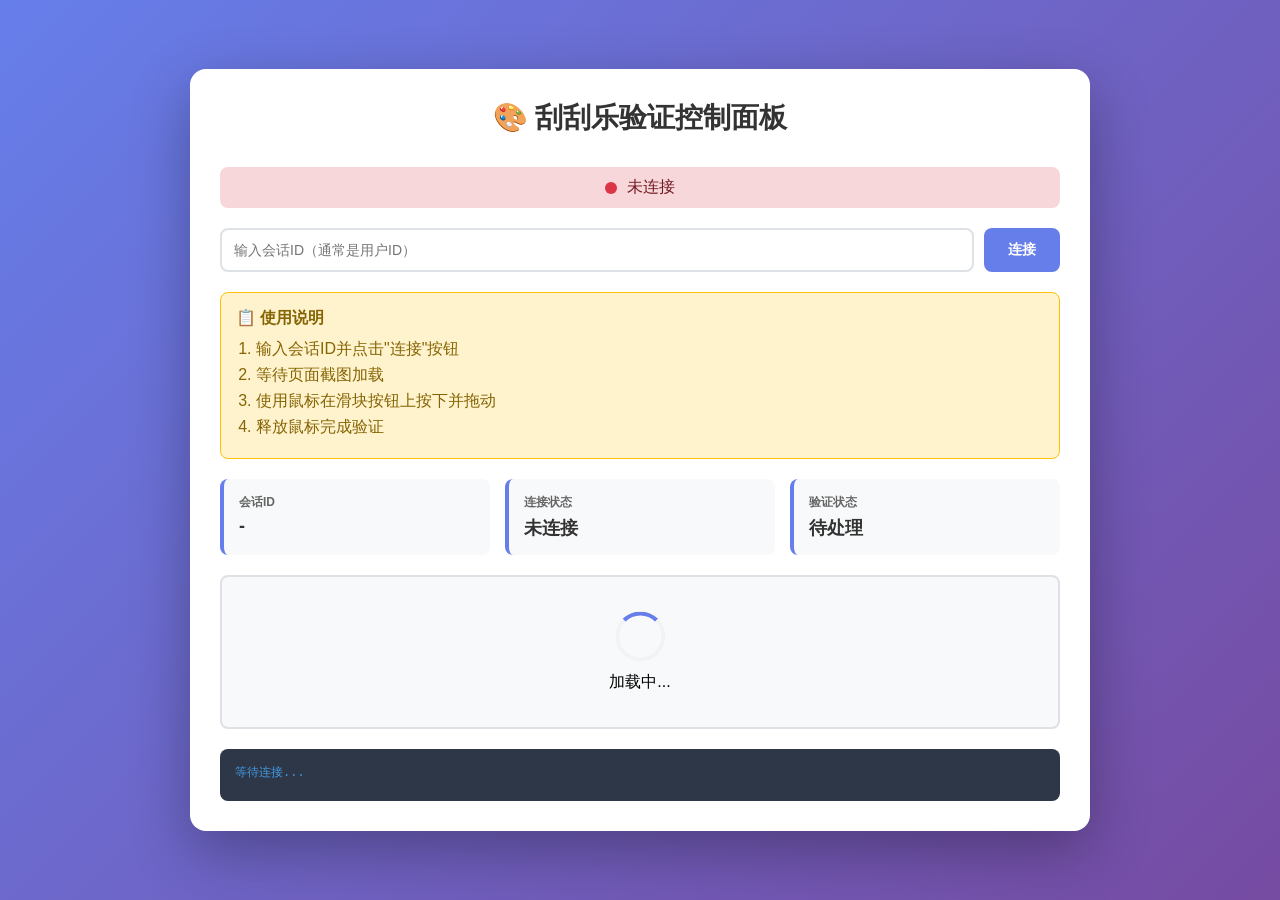
<file: captcha_control.html>
<!DOCTYPE html>
<html lang="zh-CN">
<head>
    <meta charset="UTF-8">
    <meta name="viewport" content="width=device-width, initial-scale=1.0">
    <title>刮刮乐验证控制面板</title>
    <style>
        * {
            margin: 0;
            padding: 0;
            box-sizing: border-box;
        }

        body {
            font-family: -apple-system, BlinkMacSystemFont, "Segoe UI", Roboto, "Helvetica Neue", Arial, sans-serif;
            background: linear-gradient(135deg, #667eea 0%, #764ba2 100%);
            min-height: 100vh;
            display: flex;
            justify-content: center;
            align-items: center;
            padding: 20px;
        }

        .container {
            background: white;
            border-radius: 16px;
            box-shadow: 0 20px 60px rgba(0, 0, 0, 0.3);
            padding: 30px;
            max-width: 900px;
            width: 100%;
        }

        .header {
            text-align: center;
            margin-bottom: 30px;
        }

        .header h1 {
            color: #333;
            font-size: 28px;
            margin-bottom: 10px;
        }

        .status {
            display: flex;
            align-items: center;
            justify-content: center;
            gap: 10px;
            padding: 10px;
            border-radius: 8px;
            margin-bottom: 20px;
        }

        .status.connected {
            background: #d4edda;
            color: #155724;
        }

        .status.disconnected {
            background: #f8d7da;
            color: #721c24;
        }

        .status.completed {
            background: #d1ecf1;
            color: #0c5460;
        }

        .status-indicator {
            width: 12px;
            height: 12px;
            border-radius: 50%;
            animation: pulse 2s infinite;
        }

        .status.connected .status-indicator {
            background: #28a745;
        }

        .status.disconnected .status-indicator {
            background: #dc3545;
        }

        .status.completed .status-indicator {
            background: #17a2b8;
        }

        @keyframes pulse {
            0%, 100% { opacity: 1; }
            50% { opacity: 0.5; }
        }

        .canvas-container {
            position: relative;
            background: #f8f9fa;
            border: 2px solid #dee2e6;
            border-radius: 8px;
            overflow: hidden;
            margin-bottom: 20px;
            max-height: 600px;
            display: flex;
            justify-content: center;
            align-items: center;
        }

        #captchaCanvas {
            max-width: 100%;
            display: block;
            cursor: crosshair;
        }

        .loading {
            position: absolute;
            top: 50%;
            left: 50%;
            transform: translate(-50%, -50%);
            text-align: center;
        }

        .spinner {
            border: 4px solid #f3f3f3;
            border-top: 4px solid #667eea;
            border-radius: 50%;
            width: 50px;
            height: 50px;
            animation: spin 1s linear infinite;
            margin: 0 auto 10px;
        }

        @keyframes spin {
            0% { transform: rotate(0deg); }
            100% { transform: rotate(360deg); }
        }

        .info-panel {
            display: grid;
            grid-template-columns: repeat(auto-fit, minmax(200px, 1fr));
            gap: 15px;
            margin-bottom: 20px;
        }

        .info-card {
            background: #f8f9fa;
            padding: 15px;
            border-radius: 8px;
            border-left: 4px solid #667eea;
        }

        .info-card h3 {
            color: #666;
            font-size: 12px;
            text-transform: uppercase;
            margin-bottom: 5px;
        }

        .info-card p {
            color: #333;
            font-size: 18px;
            font-weight: bold;
        }

        .instructions {
            background: #fff3cd;
            border: 1px solid #ffc107;
            border-radius: 8px;
            padding: 15px;
            margin-bottom: 20px;
        }

        .instructions h3 {
            color: #856404;
            margin-bottom: 10px;
            font-size: 16px;
        }

        .instructions ol {
            margin-left: 20px;
            color: #856404;
        }

        .instructions li {
            margin-bottom: 5px;
        }

        .session-input {
            display: flex;
            gap: 10px;
            margin-bottom: 20px;
        }

        .session-input input {
            flex: 1;
            padding: 12px;
            border: 2px solid #dee2e6;
            border-radius: 8px;
            font-size: 14px;
        }

        .session-input button {
            padding: 12px 24px;
            background: #667eea;
            color: white;
            border: none;
            border-radius: 8px;
            font-size: 14px;
            font-weight: bold;
            cursor: pointer;
            transition: background 0.3s;
        }

        .session-input button:hover {
            background: #5568d3;
        }

        .session-input button:disabled {
            background: #ccc;
            cursor: not-allowed;
        }

        .log {
            background: #2d3748;
            color: #a0aec0;
            border-radius: 8px;
            padding: 15px;
            max-height: 200px;
            overflow-y: auto;
            font-family: 'Courier New', monospace;
            font-size: 12px;
        }

        .log-entry {
            margin-bottom: 5px;
        }

        .log-entry.success {
            color: #48bb78;
        }

        .log-entry.error {
            color: #f56565;
        }

        .log-entry.info {
            color: #4299e1;
        }
    </style>
</head>
<body>
    <div class="container">
        <div class="header">
            <h1>🎨 刮刮乐验证控制面板</h1>
        </div>

        <div id="status" class="status disconnected">
            <div class="status-indicator"></div>
            <span id="statusText">未连接</span>
        </div>

        <div class="session-input">
            <input type="text" id="sessionIdInput" placeholder="输入会话ID（通常是用户ID）" />
            <button id="connectBtn" onclick="connectSession()">连接</button>
        </div>

        <div class="instructions">
            <h3>📋 使用说明</h3>
            <ol>
                <li>输入会话ID并点击"连接"按钮</li>
                <li>等待页面截图加载</li>
                <li>使用鼠标在滑块按钮上按下并拖动</li>
                <li>释放鼠标完成验证</li>
            </ol>
        </div>

        <div class="info-panel">
            <div class="info-card">
                <h3>会话ID</h3>
                <p id="sessionIdDisplay">-</p>
            </div>
            <div class="info-card">
                <h3>连接状态</h3>
                <p id="connectionStatus">未连接</p>
            </div>
            <div class="info-card">
                <h3>验证状态</h3>
                <p id="verificationStatus">待处理</p>
            </div>
        </div>

        <div class="canvas-container" id="canvasContainer">
            <div class="loading" id="loading">
                <div class="spinner"></div>
                <p>加载中...</p>
            </div>
            <canvas id="captchaCanvas"></canvas>
        </div>

        <div class="log" id="log">
            <div class="log-entry info">等待连接...</div>
        </div>
    </div>

    <script>
        let ws = null;
        let currentSessionId = null;
        let canvas = null;
        let ctx = null;
        let isMouseDown = false;
        let lastMoveTime = 0;
        let moveThrottle = 5; // 节流：每10ms最多发送一次（极致流畅）
        let captchaOffset = {x: 0, y: 0}; // 滑块区域在页面中的偏移量

        // 初始化
        document.addEventListener('DOMContentLoaded', () => {
            canvas = document.getElementById('captchaCanvas');
            ctx = canvas.getContext('2d');

            // 检查是否为嵌入模式（从URL参数或iframe检测）
            const urlParams = new URLSearchParams(window.location.search);
            const isEmbed = urlParams.get('embed') === '1' || window.self !== window.top;
            
            if (isEmbed) {
                // 隐藏不必要的元素
                document.querySelector('.header').style.display = 'none';
                document.querySelector('.session-input').style.display = 'none';
                document.querySelector('.instructions').style.display = 'none';
                document.querySelector('.info-panel').style.display = 'none';
                document.querySelector('.log').style.display = 'none';
                document.getElementById('status').style.display = 'none';
                
                // 调整容器样式
                document.querySelector('.container').style.padding = '0';
                document.querySelector('.container').style.boxShadow = 'none';
                document.querySelector('.container').style.background = 'transparent';
                document.body.style.padding = '0';
            }

            // 检查是否有预设的会话ID
            if (window.INITIAL_SESSION_ID) {
                document.getElementById('sessionIdInput').value = window.INITIAL_SESSION_ID;
                connectSession();
            }

            // 鼠标事件
            canvas.addEventListener('mousedown', handleMouseDown);
            canvas.addEventListener('mousemove', handleMouseMove);
            canvas.addEventListener('mouseup', handleMouseUp);
            canvas.addEventListener('mouseleave', handleMouseUp);
        });

        function log(message, type = 'info') {
            const logEl = document.getElementById('log');
            const entry = document.createElement('div');
            entry.className = `log-entry ${type}`;
            const timestamp = new Date().toLocaleTimeString();
            entry.textContent = `[${timestamp}] ${message}`;
            logEl.appendChild(entry);
            logEl.scrollTop = logEl.scrollHeight;
        }

        function updateStatus(status, text) {
            const statusEl = document.getElementById('status');
            const statusTextEl = document.getElementById('statusText');
            
            statusEl.className = `status ${status}`;
            statusTextEl.textContent = text;
            
            document.getElementById('connectionStatus').textContent = text;
        }

        async function connectSession() {
            const sessionId = document.getElementById('sessionIdInput').value.trim();
            
            if (!sessionId) {
                alert('请输入会话ID');
                return;
            }

            currentSessionId = sessionId;
            document.getElementById('sessionIdDisplay').textContent = sessionId;
            document.getElementById('connectBtn').disabled = true;

            log(`正在连接会话: ${sessionId}`, 'info');

            try {
                // 建立 WebSocket 连接
                const wsUrl = `ws://${window.location.host}/api/captcha/ws/${sessionId}`;
                log(`WebSocket URL: ${wsUrl}`, 'info');
                
                ws = new WebSocket(wsUrl);

                ws.onopen = () => {
                    log('WebSocket 连接成功', 'success');
                    updateStatus('connected', '已连接');
                };

                ws.onmessage = async (event) => {
                    const data = JSON.parse(event.data);
                    handleWebSocketMessage(data);
                };

                ws.onerror = (error) => {
                    log(`WebSocket 错误: ${error}`, 'error');
                    updateStatus('disconnected', '连接错误');
                    document.getElementById('connectBtn').disabled = false;
                };

                ws.onclose = () => {
                    log('WebSocket 连接关闭', 'info');
                    updateStatus('disconnected', '连接已关闭');
                    document.getElementById('connectBtn').disabled = false;
                };

            } catch (error) {
                log(`连接失败: ${error}`, 'error');
                updateStatus('disconnected', '连接失败');
                document.getElementById('connectBtn').disabled = false;
            }
        }

        function handleWebSocketMessage(data) {
            const type = data.type;

            if (type === 'session_info') {
                log('收到会话信息', 'success');
                
                // 保存验证码容器偏移量
                if (data.captcha_info && data.captcha_info.x !== undefined) {
                    captchaOffset.x = Math.max(0, data.captcha_info.x - 10);
                    captchaOffset.y = Math.max(0, data.captcha_info.y - 10);
                    log(`验证码容器偏移: (${captchaOffset.x}, ${captchaOffset.y})`, 'info');
                    log(`容器大小: ${data.captcha_info.width}x${data.captcha_info.height}`, 'info');
                }
                
                displayScreenshot(data.screenshot);
            }

            else if (type === 'screenshot_update') {
                displayScreenshot(data.screenshot);
                
                // 如果是在等待验证结果时收到截图更新，说明验证失败
                const currentStatus = document.getElementById('verificationStatus').textContent;
                if (currentStatus === '验证中...') {
                    log('⚠️ 验证未通过，请重试', 'error');
                    document.getElementById('verificationStatus').textContent = '待处理';
                }
            }

            else if (type === 'completed') {
                log('✅ 验证成功！', 'success');
                updateStatus('completed', '验证成功');
                document.getElementById('verificationStatus').textContent = '已完成';
                
                // 显示成功提示
                setTimeout(() => {
                    alert('✅ 验证成功！页面即将关闭...');
                    if (ws) {
                        ws.close();
                    }
                }, 500);
            }

            else if (type === 'error') {
                log(`错误: ${data.message}`, 'error');
            }
        }

        function displayScreenshot(base64Image) {
            const img = new Image();
            img.onload = () => {
                // 调整 canvas 大小（只在必要时调整）
                if (canvas.width !== img.width || canvas.height !== img.height) {
                    canvas.width = img.width;
                    canvas.height = img.height;
                }
                
                // 使用 imageSmoothingEnabled 优化渲染
                ctx.imageSmoothingEnabled = true;
                ctx.imageSmoothingQuality = 'low'; // 低质量平滑，提升性能
                
                // 绘制图片
                ctx.drawImage(img, 0, 0);
                
                // 隐藏加载提示
                document.getElementById('loading').style.display = 'none';
                canvas.style.display = 'block';
            };
            // 使用 JPEG 格式（后端已改为 JPEG）
            img.src = `data:image/jpeg;base64,${base64Image}`;
        }

        function handleMouseDown(event) {
            if (!ws || ws.readyState !== WebSocket.OPEN) {
                return;
            }

            isMouseDown = true;
            const coords = getMouseCoords(event);
            
            log(`鼠标按下: (${coords.x}, ${coords.y})`, 'info');
            
            ws.send(JSON.stringify({
                type: 'mouse_event',
                event_type: 'down',
                x: coords.x,
                y: coords.y
            }));
        }

        function handleMouseMove(event) {
            if (!ws || ws.readyState !== WebSocket.OPEN || !isMouseDown) {
                return;
            }

            // 节流：限制发送频率，避免卡顿
            const now = Date.now();
            if (now - lastMoveTime < moveThrottle) {
                return; // 跳过这次事件
            }
            lastMoveTime = now;

            const coords = getMouseCoords(event);
            
            ws.send(JSON.stringify({
                type: 'mouse_event',
                event_type: 'move',
                x: coords.x,
                y: coords.y
            }));
        }

        function handleMouseUp(event) {
            if (!ws || ws.readyState !== WebSocket.OPEN || !isMouseDown) {
                return;
            }

            isMouseDown = false;
            const coords = getMouseCoords(event);
            
            log(`鼠标释放: (${coords.x}, ${coords.y})`, 'info');
            log(`等待验证结果...`, 'info');
            
            // 更新状态显示
            document.getElementById('verificationStatus').textContent = '验证中...';
            
            ws.send(JSON.stringify({
                type: 'mouse_event',
                event_type: 'up',
                x: coords.x,
                y: coords.y
            }));
        }

        function getMouseCoords(event) {
            const rect = canvas.getBoundingClientRect();
            const scaleX = canvas.width / rect.width;
            const scaleY = canvas.height / rect.height;
            
            // 计算canvas上的坐标
            const canvasX = Math.round((event.clientX - rect.left) * scaleX);
            const canvasY = Math.round((event.clientY - rect.top) * scaleY);
            
            // 转换为页面上的实际坐标（加上偏移量）
            return {
                x: canvasX + captchaOffset.x,
                y: canvasY + captchaOffset.y
            };
        }
    </script>
</body>
</html>
</file>
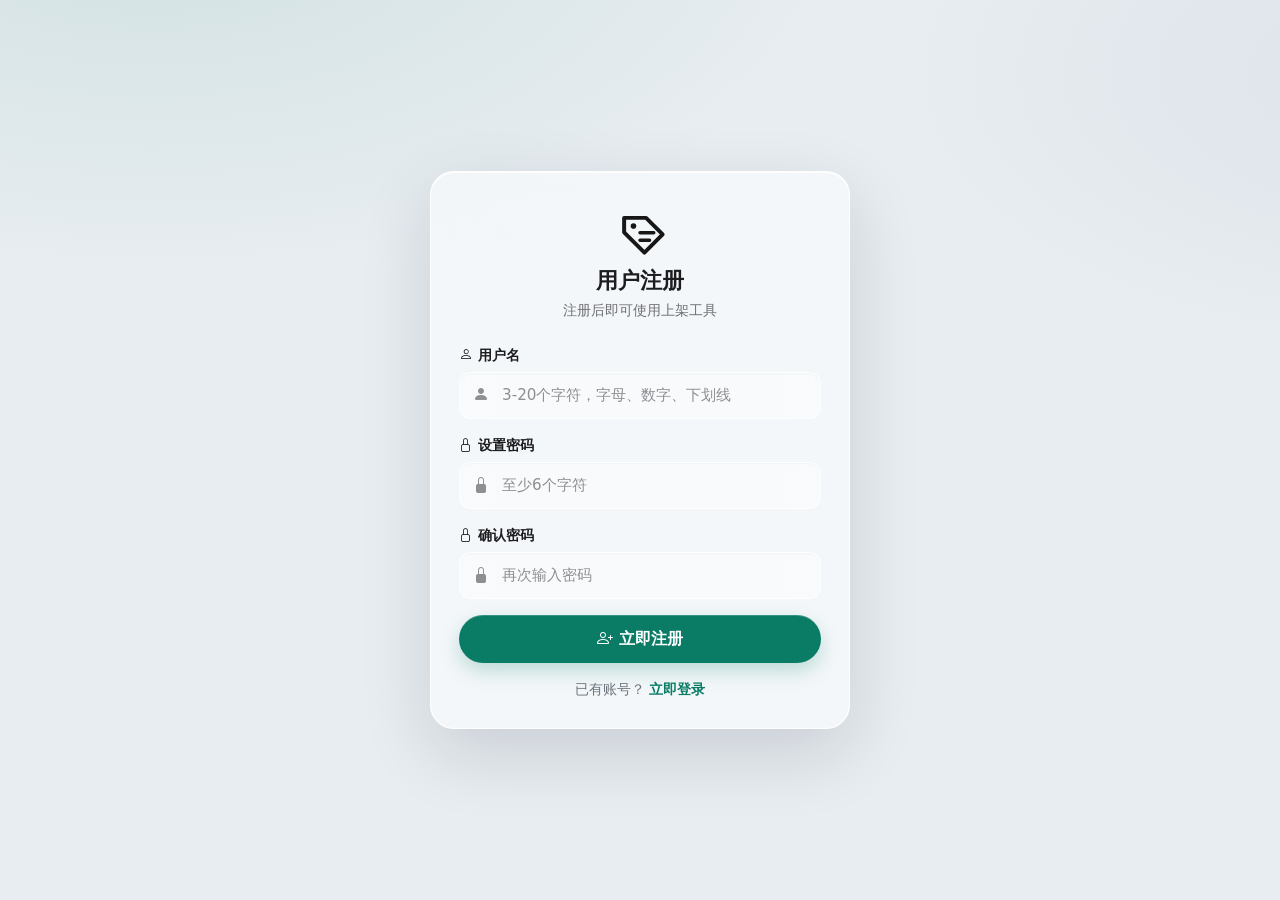
<file: static/register.html>
<!DOCTYPE html>
<html lang="zh-CN">
<head>
  <meta charset="UTF-8">
  <meta name="viewport" content="width=device-width, initial-scale=1.0">
  <title>注册 - SHANGJIA TOOL</title>
  <link rel="icon" type="image/svg+xml" href="/static/shangjia-mark.svg">
  <link rel="stylesheet" href="/static/lib/bootstrap/bootstrap.min.css">
  <link rel="stylesheet" href="/static/lib/bootstrap-icons/bootstrap-icons.css">
    <script>
    (function () {
      try {
        var m = localStorage.getItem('darkMode');
        var dark = m === 'dark' || (m === 'auto' && window.matchMedia('(prefers-color-scheme: dark)').matches);
        if (dark) document.documentElement.setAttribute('data-theme', 'dark');
      } catch (e) {}
    })();
  </script>
    <style>
    * { box-sizing: border-box; }
    html, body { margin: 0; padding: 0; height: 100%; overflow: hidden; font-family: 'Segoe UI', system-ui, -apple-system, sans-serif; }
    body {
      background:
        radial-gradient(1200px 620px at 12% -10%, rgba(10, 124, 102, 0.10), transparent 60%),
        radial-gradient(1000px 520px at 112% 8%, rgba(148, 163, 184, 0.14), transparent 55%),
        #e8edf1;
      display: flex; align-items: center; justify-content: center;
    }
    .register-card {
      background: rgba(255, 255, 255, 0.55);
      border: 1px solid rgba(255, 255, 255, 0.85);
      border-radius: 24px;
      box-shadow: 0 24px 70px rgba(15, 23, 42, 0.14), inset 0 1px rgba(255, 255, 255, 0.95);
      -webkit-backdrop-filter: blur(28px) saturate(1.5);
      backdrop-filter: blur(28px) saturate(1.5);
      width: 100%; max-width: 420px; max-height: 95vh;
      overflow-y: auto; overflow-x: hidden; margin: 16px;
    }
    .register-header { padding: 30px 28px 4px; text-align: center; }
    .register-header img { width: 56px; height: 56px; margin-bottom: 10px; }
    .register-header h2 { margin: 0; font-size: 1.35rem; font-weight: 700; color: #1d1d1f; letter-spacing: 0.01em; }
    .register-header p { margin: 6px 0 0; color: #6e6e73; font-size: 0.85rem; }
    .register-body { padding: 20px 28px 28px; }
    .form-group { margin-bottom: 16px; }
    .form-group label { display: block; margin-bottom: 7px; font-weight: 600; font-size: 0.85rem; color: #1d1d1f; }
    .input-wrap { position: relative; }
    .input-wrap i { position: absolute; left: 14px; top: 50%; transform: translateY(-50%); color: #8e8e93; z-index: 5; }
    .input-wrap input {
      width: 100%; padding: 11px 14px 11px 42px;
      background: rgba(255, 255, 255, 0.42);
      border: 1px solid rgba(255, 255, 255, 0.82);
      border-radius: 12px;
      color: #1d1d1f;
      font-size: 0.95rem;
      box-shadow: inset 0 1px 2px rgba(15, 23, 42, 0.04);
      outline: none;
      transition: border-color 0.18s ease, box-shadow 0.18s ease, background 0.18s ease;
    }
    .input-wrap input::placeholder { color: #8e8e93; }
    .input-wrap input:focus { border-color: #0a7c66; background: rgba(255, 255, 255, 0.68); box-shadow: 0 0 0 4px rgba(10, 124, 102, 0.14); }
    .btn-register {
      width: 100%; padding: 12px; border: none; border-radius: 999px;
      background: #0a7c66; color: #fff; font-size: 1rem; font-weight: 600; cursor: pointer;
      box-shadow: inset 0 1px rgba(255, 255, 255, 0.18), 0 8px 20px rgba(10, 124, 102, 0.24);
      transition: opacity 0.18s ease, transform 0.1s ease, box-shadow 0.18s ease, background 0.18s ease;
    }
    .btn-register:hover { background: #076a58; box-shadow: inset 0 1px rgba(255, 255, 255, 0.2), 0 10px 26px rgba(10, 124, 102, 0.3); }
    .btn-register:active { transform: scale(0.98); }
    .btn-register:disabled { opacity: 0.6; cursor: not-allowed; }
    .alert { border-radius: 12px; padding: 10px 14px; font-size: 0.85rem; margin-bottom: 14px; }
    .login-link { text-align: center; margin-top: 16px; font-size: 0.85rem; color: #6e6e73; }
    .login-link a { color: #0a7c66; text-decoration: none; font-weight: 600; }
    [data-theme="dark"] body {
      background:
        radial-gradient(1200px 620px at 12% -10%, rgba(16, 185, 129, 0.10), transparent 60%),
        radial-gradient(1000px 520px at 112% 8%, rgba(56, 189, 248, 0.07), transparent 55%),
        #1c1c1e;
    }
    [data-theme="dark"] .register-card {
      background: rgba(44, 44, 46, 0.82);
      border-color: rgba(235, 235, 245, 0.16);
      box-shadow: 0 24px 70px rgba(0, 0, 0, 0.3), inset 0 1px rgba(255, 255, 255, 0.08);
    }
    [data-theme="dark"] .register-header img { filter: invert(1); }
    [data-theme="dark"] .register-header h2 { color: #f5f5f7; }
    [data-theme="dark"] .register-header p { color: #a1a1a6; }
    [data-theme="dark"] .form-group label { color: #f5f5f7; }
    [data-theme="dark"] .input-wrap input { background: rgba(58, 58, 60, 0.82); border-color: rgba(235, 235, 245, 0.18); color: #f5f5f7; }
    [data-theme="dark"] .input-wrap input::placeholder { color: #98989f; }
    [data-theme="dark"] .input-wrap input:focus { border-color: #0a7c66; background: rgba(58, 58, 60, 0.96); }
    [data-theme="dark"] .login-link { color: #a1a1a6; }
    [data-theme="dark"] .login-link a { color: #2dd4bf; }
    @media (prefers-reduced-motion: reduce) {
      *, *::before, *::after { transition-duration: 0.01ms !important; animation-duration: 0.01ms !important; }
    }
  </style>

</head>
<body>
  <div class="register-card">
    <div class="register-header">
      <img src="/static/shangjia-mark.svg" alt="Logo">
      <h2>用户注册</h2>
      <p>注册后即可使用上架工具</p>
    </div>
    <div class="register-body">
      <div id="alertContainer"></div>
      <form id="registerForm">
        <div class="form-group">
          <label><i class="bi bi-person"></i> 用户名</label>
          <div class="input-wrap">
            <i class="bi bi-person-fill"></i>
            <input type="text" id="username" placeholder="3-20个字符，字母、数字、下划线" autocomplete="username">
          </div>
        </div>
        <div class="form-group">
          <label><i class="bi bi-lock"></i> 设置密码</label>
          <div class="input-wrap">
            <i class="bi bi-lock-fill"></i>
            <input type="password" id="password" placeholder="至少6个字符" autocomplete="new-password">
          </div>
        </div>
        <div class="form-group">
          <label><i class="bi bi-lock"></i> 确认密码</label>
          <div class="input-wrap">
            <i class="bi bi-lock-fill"></i>
            <input type="password" id="confirmPassword" placeholder="再次输入密码" autocomplete="new-password">
          </div>
        </div>
        <button type="submit" class="btn-register" id="registerBtn">
          <i class="bi bi-person-plus"></i> 立即注册
        </button>
      </form>
      <div class="login-link">
        <span style="color:#6c757d;">已有账号？</span>
        <a href="/login.html">立即登录</a>
      </div>
    </div>
  </div>

  <script src="/static/lib/bootstrap/bootstrap.bundle.min.js"></script>
  <script>
    function showAlert(msg, type) {
      type = type || 'danger';
      const c = document.getElementById('alertContainer');
      const icon = type === 'success' ? 'check-circle' : 'exclamation-triangle';
      c.innerHTML = '<div class="alert alert-' + type + '"><i class="bi bi-' + icon + '-fill"></i> ' + msg + '</div>';
    }

    document.getElementById('registerForm').addEventListener('submit', async function(e) {
      e.preventDefault();
      const username = document.getElementById('username').value.trim();
      const password = document.getElementById('password').value;
      const confirmPassword = document.getElementById('confirmPassword').value;

      if (username.length < 3 || username.length > 20) { showAlert('用户名长度必须在3-20个字符之间'); return; }
      if (!/^[a-zA-Z0-9_]+$/.test(username)) { showAlert('用户名只能包含字母、数字和下划线'); return; }
      if (password.length < 6) { showAlert('密码长度至少6个字符'); return; }
      if (password !== confirmPassword) { showAlert('两次输入的密码不一致'); return; }

      const btn = document.getElementById('registerBtn');
      btn.disabled = true;
      btn.innerHTML = '<span class="spinner-border spinner-border-sm"></span> 注册中...';

      try {
        const r = await fetch('/register', {
          method: 'POST',
          headers: { 'Content-Type': 'application/json' },
          body: JSON.stringify({ username: username, password: password })
        });
        const result = await r.json();
        if (result.success) {
          showAlert(result.message, 'success');
          setTimeout(() => window.location.href = '/login.html', 1500);
        } else {
          showAlert(result.message);
          btn.disabled = false;
          btn.innerHTML = '<i class="bi bi-person-plus"></i> 立即注册';
        }
      } catch(err) {
        showAlert('注册失败，请检查网络连接');
        btn.disabled = false;
        btn.innerHTML = '<i class="bi bi-person-plus"></i> 立即注册';
      }
    });
  </script>
</body>
</html>
</file>
